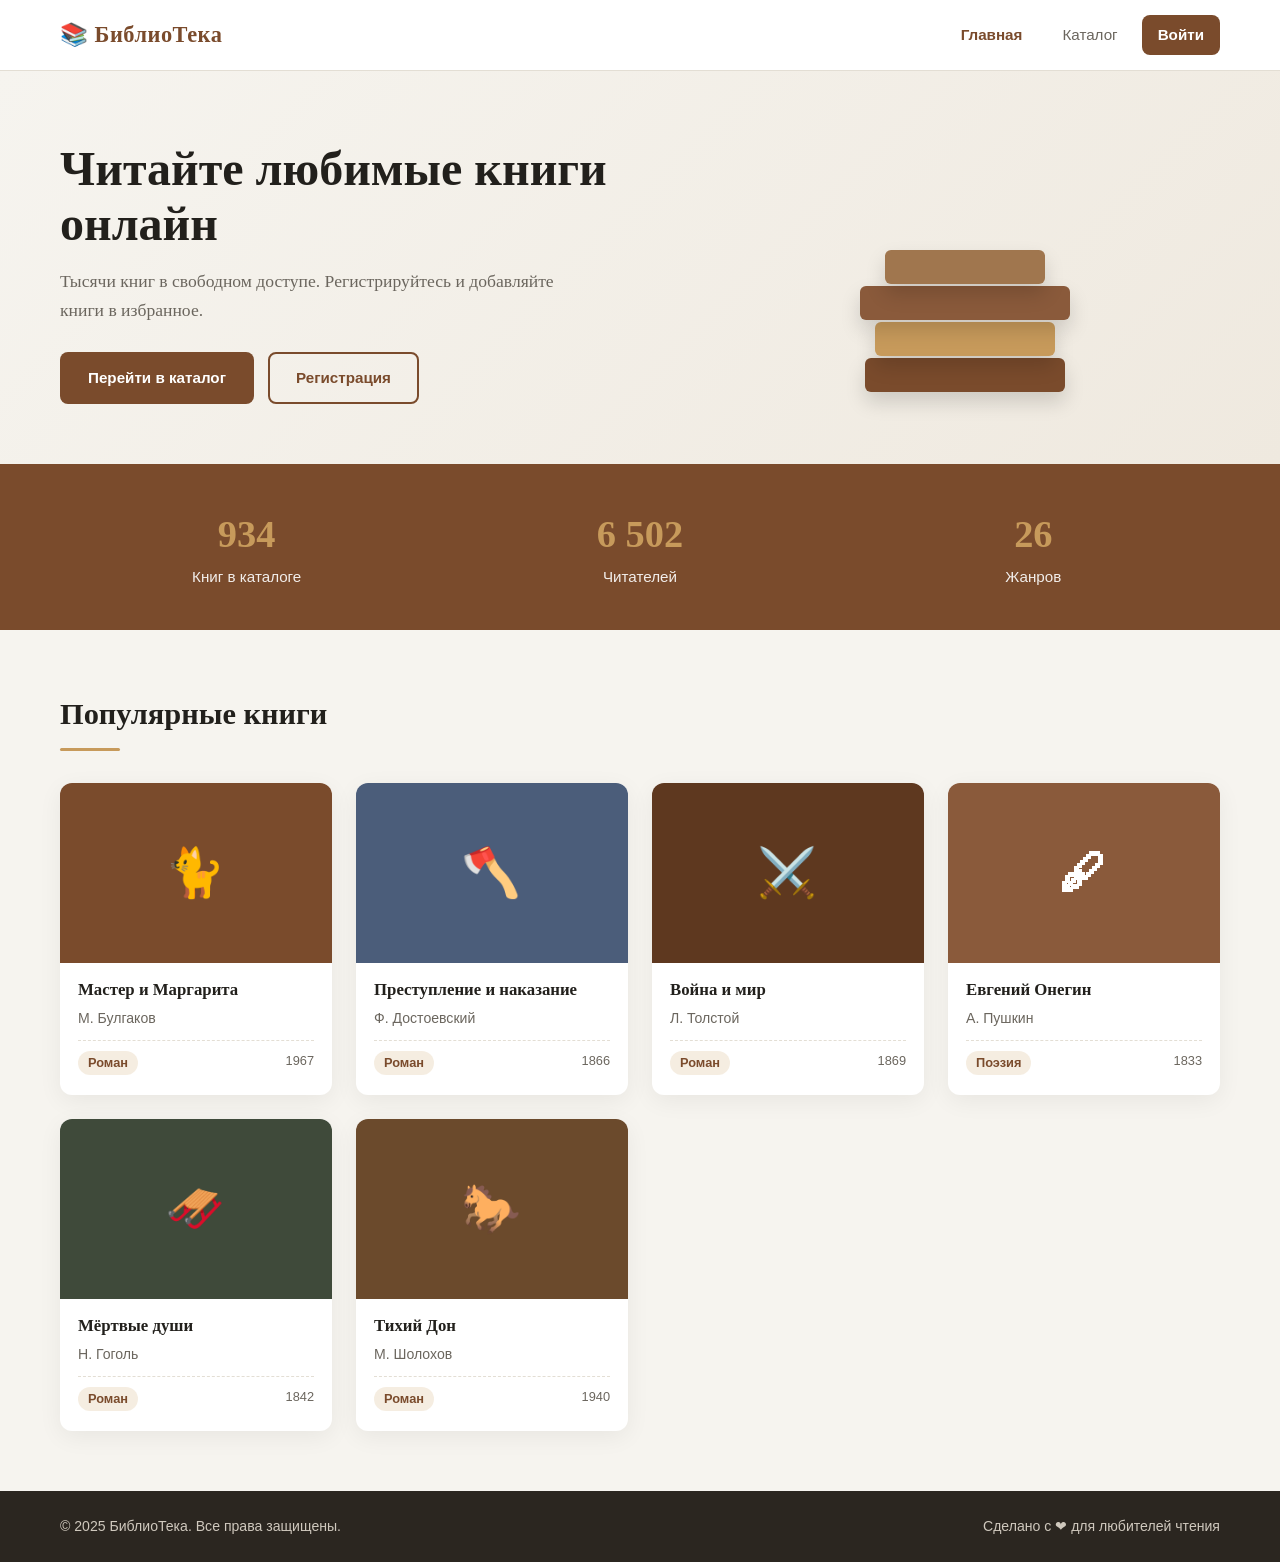
<file: index.html>
<!DOCTYPE html>
<html lang="ru">
<head>
  <meta charset="UTF-8">
  <meta name="viewport" content="width=device-width, initial-scale=1.0">
  <title>Онлайн-библиотека — Главная</title>
  <link rel="stylesheet" href="css/style.css">
</head>
<body>
  <header class="header">
    <div class="container header__inner">
      <a href="index.html" class="logo">📚 БиблиоТека</a>
      <nav class="nav">
        <a href="index.html" class="nav__link nav__link--active">Главная</a>
        <a href="catalog.html" class="nav__link">Каталог</a>
        <a href="auth.html" class="nav__link nav__link--btn">Войти</a>
      </nav>
      <button class="burger" id="burger" aria-label="Меню">
        <span></span><span></span><span></span>
      </button>
    </div>
  </header>

  <main>
    <!-- Hero -->
    <section class="hero">
      <div class="container hero__inner">
        <div class="hero__text">
          <h1 class="hero__title">Читайте любимые книги онлайн</h1>
          <p class="hero__subtitle">
            Тысячи книг в свободном доступе. Регистрируйтесь и добавляйте книги в избранное.
          </p>
          <div class="hero__actions">
            <a href="catalog.html" class="btn btn--primary">Перейти в каталог</a>
            <a href="auth.html" class="btn btn--ghost">Регистрация</a>
          </div>
        </div>
        <div class="hero__image">
          <div class="book-stack">
            <div class="book book--1"></div>
            <div class="book book--2"></div>
            <div class="book book--3"></div>
            <div class="book book--4"></div>
          </div>
        </div>
      </div>
    </section>

    <!-- Статистика -->
    <section class="stats">
      <div class="container stats__grid">
        <div class="stat">
          <div class="stat__num" data-count="1250">0</div>
          <div class="stat__label">Книг в каталоге</div>
        </div>
        <div class="stat">
          <div class="stat__num" data-count="8700">0</div>
          <div class="stat__label">Читателей</div>
        </div>
        <div class="stat">
          <div class="stat__num" data-count="36">0</div>
          <div class="stat__label">Жанров</div>
        </div>
      </div>
    </section>

    <!-- Популярные книги -->
    <section class="section">
      <div class="container">
        <h2 class="section__title">Популярные книги</h2>
        <div class="cards" id="popularBooks"></div>
      </div>
    </section>
  </main>

  <footer class="footer">
    <div class="container footer__inner">
      <p>© 2025 БиблиоТека. Все права защищены.</p>
      <p>Сделано с ❤ для любителей чтения</p>
    </div>
  </footer>

  <script src="js/script.js"></script>
</body>
</html>
</file>
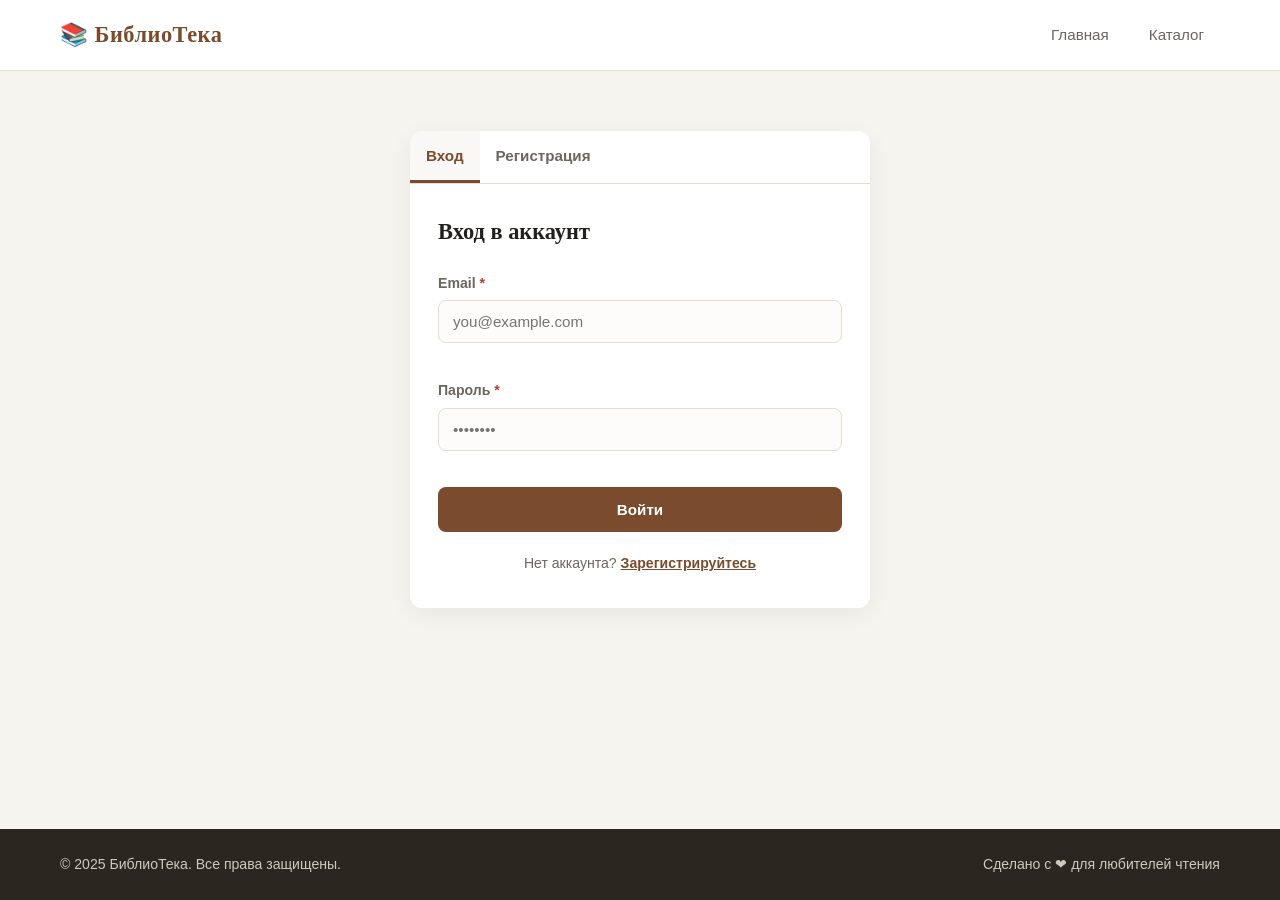
<file: auth.html>
<!DOCTYPE html>
<html lang="ru">
<head>
  <meta charset="UTF-8">
  <meta name="viewport" content="width=device-width, initial-scale=1.0">
  <title>Онлайн-библиотека — Вход</title>
  <link rel="stylesheet" href="css/style.css">
</head>
<body>
  <header class="header">
    <div class="container header__inner">
      <a href="index.html" class="logo">📚 БиблиоТека</a>
      <nav class="nav">
        <a href="index.html" class="nav__link">Главная</a>
        <a href="catalog.html" class="nav__link">Каталог</a>
      </nav>
      <button class="burger" id="burger" aria-label="Меню">
        <span></span><span></span><span></span>
      </button>
    </div>
  </header>

  <main>
    <section class="section auth-section">
      <div class="container">
        <div class="auth-card">
          <div class="auth-tabs">
            <a href="auth.html"><button class="auth-tab auth-tab--active" data-tab="login">Вход</button></a>
            <a href="reg.html"><button class="auth-tab" data-tab="register">Регистрация</button></a>
          </div>

          <!-- Вход -->
          <div class="form" id="loginForm" hidden>
            <h2 class="form__title">Вход в аккаунт</h2>

            <div class="form__alert" id="loginAlert" role="alert" hidden></div>

            <label class="form__field">
              <span>Email <b class="req">*</b></span>
              <input type="email" id="loginEmail" placeholder="you@example.com">
              <small class="form__error"></small>
            </label>

            <label class="form__field">
              <span>Пароль <b class="req">*</b></span>
              <input type="password" id="loginPassword" placeholder="••••••••">
              <small class="form__error"></small>
            </label>

            <button type="button" class="btn btn--primary btn--full" id="loginBtn">Войти</button>
            <p class="form__hint">Нет аккаунта? <a href="#" data-switch="register">Зарегистрируйтесь</a></p>
          </div>
        </div>
      </div>
    </section>
  </main>

  <footer class="footer">
    <div class="container footer__inner">
      <p>© 2025 БиблиоТека. Все права защищены.</p>
      <p>Сделано с ❤ для любителей чтения</p>
    </div>
  </footer>

  <script src="js/script.js"></script>
</body>
</html>
</file>
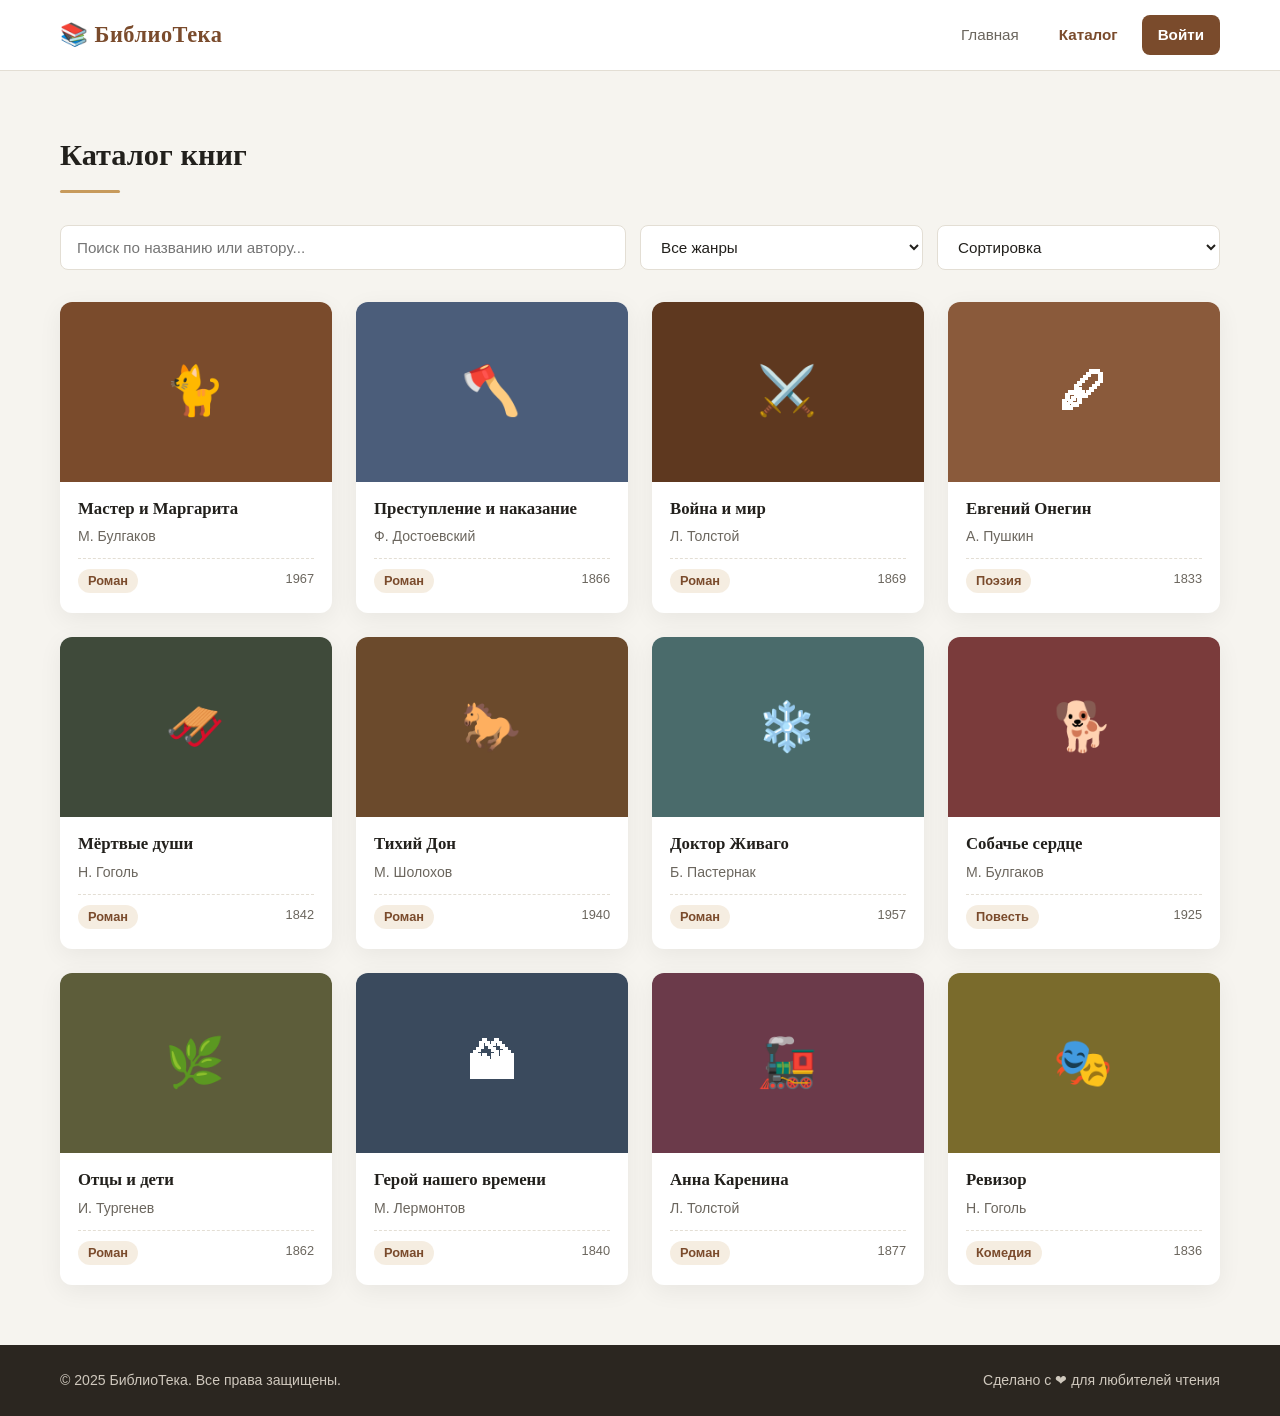
<file: catalog.html>
<!DOCTYPE html>
<html lang="ru">
<head>
  <meta charset="UTF-8">
  <meta name="viewport" content="width=device-width, initial-scale=1.0">
  <title>Онлайн-библиотека — Каталог</title>
  <link rel="stylesheet" href="css/style.css">
</head>
<body>
  <header class="header">
    <div class="container header__inner">
      <a href="index.html" class="logo">📚 БиблиоТека</a>
      <nav class="nav">
        <a href="index.html" class="nav__link">Главная</a>
        <a href="catalog.html" class="nav__link nav__link--active">Каталог</a>
        <a href="auth.html" class="nav__link nav__link--btn" id="authLink">Войти</a>
      </nav>
      <button class="burger" id="burger" aria-label="Меню">
        <span></span><span></span><span></span>
      </button>
    </div>
  </header>

  <main>
    <section class="section">
      <div class="container">
        <h1 class="section__title">Каталог книг</h1>

        <div class="filters">
          <input
            type="text"
            id="searchInput"
            class="filters__search"
            placeholder="Поиск по названию или автору..."
          >
          <select id="genreSelect" class="filters__select">
            <option value="">Все жанры</option>
          </select>
          <select id="sortSelect" class="filters__select">
            <option value="default">Сортировка</option>
            <option value="title">По названию</option>
            <option value="year">По году</option>
          </select>
        </div>

        <div class="cards" id="catalogBooks"></div>
        <p class="empty" id="emptyMsg" hidden>Ничего не найдено 🔍</p>
      </div>
    </section>
  </main>

  <footer class="footer">
    <div class="container footer__inner">
      <p>© 2025 БиблиоТека. Все права защищены.</p>
      <p>Сделано с ❤ для любителей чтения</p>
    </div>
  </footer>

  <script src="js/script.js"></script>
</body>
</html>
</file>
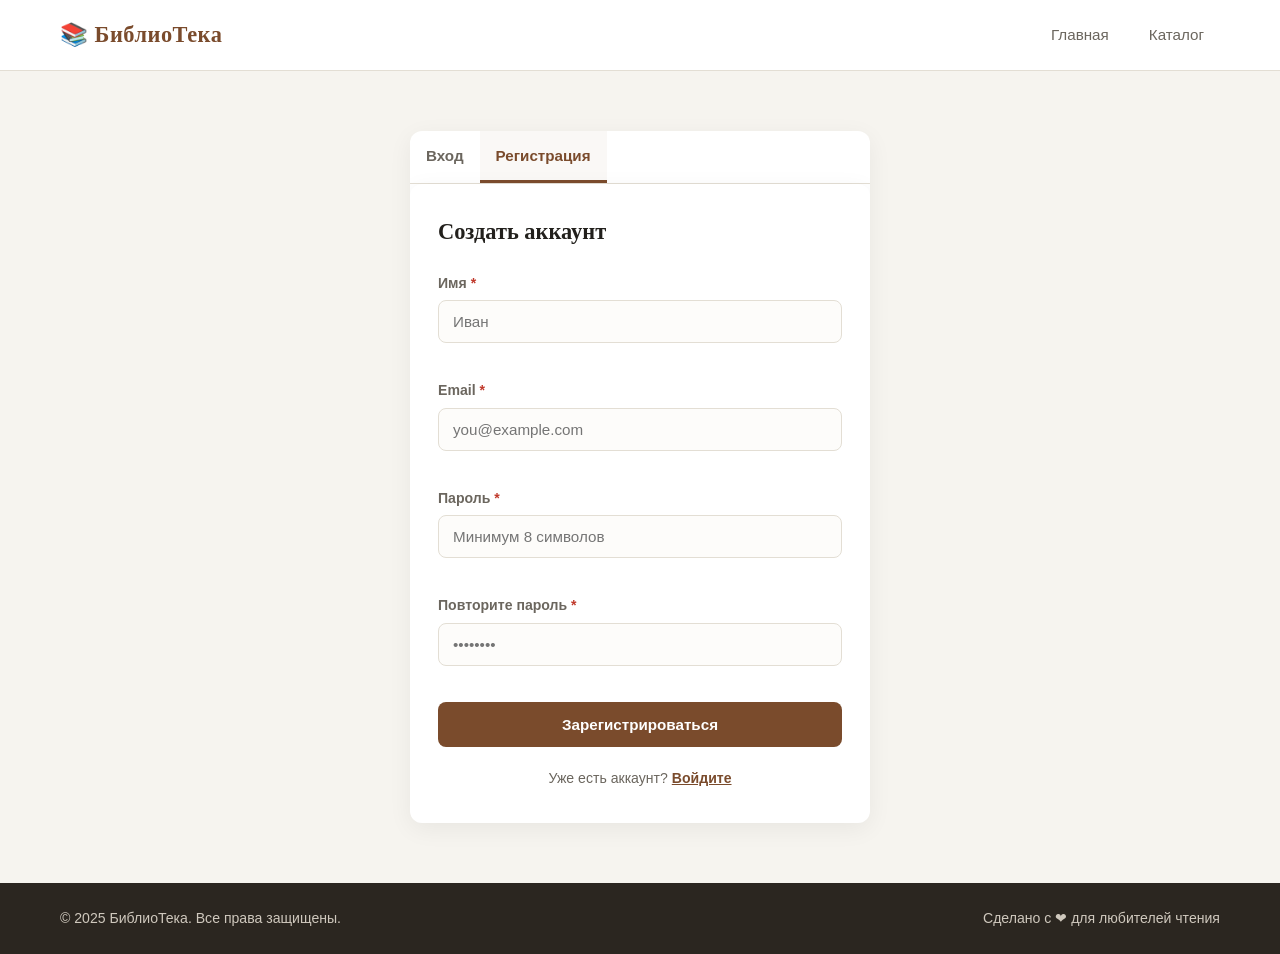
<file: reg.html>
<!DOCTYPE html>
<html lang="ru">
<head>
  <meta charset="UTF-8">
  <meta name="viewport" content="width=device-width, initial-scale=1.0">
  <title>Онлайн-библиотека — Вход</title>
  <link rel="stylesheet" href="css/style.css">
</head>
<body>
  <header class="header">
    <div class="container header__inner">
      <a href="index.html" class="logo">📚 БиблиоТека</a>
      <nav class="nav">
        <a href="index.html" class="nav__link">Главная</a>
        <a href="catalog.html" class="nav__link">Каталог</a>
      </nav>
      <button class="burger" id="burger" aria-label="Меню">
        <span></span><span></span><span></span>
      </button>
    </div>
  </header>

  <main>
    <section class="section auth-section">
      <div class="container">
        <div class="auth-card">
          <div class="auth-tabs">
            <a href="auth.html"><button class="auth-tab" data-tab="login">Вход</button></a>
            <a href="reg.html"><button class="auth-tab auth-tab--active" data-tab="register">Регистрация</button></a>
          </div>

          <div class="auth-card">


  <!-- ==================== РЕГИСТРАЦИЯ ==================== -->
  <div class="form" id="registerForm">
    <h2 class="form__title">Создать аккаунт</h2>

    <div class="form__alert" id="registerAlert" role="alert" hidden></div>

    <label class="form__field">
      <span>Имя <b class="req">*</b></span>
      <input type="text" id="regName" placeholder="Иван">
      <small class="form__error"></small>
    </label>

    <label class="form__field">
      <span>Email <b class="req">*</b></span>
      <input type="email" id="regEmail" placeholder="you@example.com">
      <small class="form__error"></small>
    </label>

    <label class="form__field">
      <span>Пароль <b class="req">*</b></span>
      <input type="password" id="regPassword" placeholder="Минимум 8 символов">
      <small class="form__error"></small>
    </label>

    <label class="form__field">
      <span>Повторите пароль <b class="req">*</b></span>
      <input type="password" id="regConfirm" placeholder="••••••••">
      <small class="form__error"></small>
    </label>

    <button type="button" class="btn btn--primary btn--full" id="registerBtn">Зарегистрироваться</button>
    <p class="form__hint">Уже есть аккаунт? <a href="#" data-switch="login">Войдите</a></p>
  </div>
</div>
        </div>
      </div>
    </section>
  </main>

  <footer class="footer">
    <div class="container footer__inner">
      <p>© 2025 БиблиоТека. Все права защищены.</p>
      <p>Сделано с ❤ для любителей чтения</p>
    </div>
  </footer>

  <script src="js/script.js"></script>
</body>
</html>
</file>
<file: css/style.css>
/* ===== Сброс и переменные ===== */
*,
*::before,
*::after {
  box-sizing: border-box;
  margin: 0;
  padding: 0;
}

:root {
  --color-bg: #f6f4ef;
  --color-surface: #ffffff;
  --color-text: #22201c;
  --color-muted: #6b665e;
  --color-primary: #7a4b2c;
  --color-primary-dark: #5e381f;
  --color-accent: #c79a5b;
  --color-border: #e3ded4;
  --color-error: #c0392b;
  --color-success: #2e7d32;
  --radius: 12px;
  --radius-sm: 8px;
  --shadow: 0 6px 24px rgba(0, 0, 0, 0.06);
  --shadow-hover: 0 12px 32px rgba(0, 0, 0, 0.12);
  --transition: 0.25s ease;
}

html {
  scroll-behavior: smooth;
}

body {
  font-family: 'Georgia', 'Times New Roman', serif;
  background: var(--color-bg);
  color: var(--color-text);
  line-height: 1.6;
  min-height: 100vh;
  display: flex;
  flex-direction: column;
}

main {
  flex: 1;
}

img {
  max-width: 100%;
  display: block;
}

a {
  color: inherit;
  text-decoration: none;
}

button {
  font-family: inherit;
  cursor: pointer;
  border: none;
  background: none;
}

.container {
  width: 100%;
  max-width: 1200px;
  margin: 0 auto;
  padding: 0 20px;
}

/* ===== Шапка ===== */
.header {
  background: var(--color-surface);
  border-bottom: 1px solid var(--color-border);
  position: sticky;
  top: 0;
  z-index: 100;
}

.header__inner {
  display: flex;
  align-items: center;
  justify-content: space-between;
  height: 70px;
  gap: 20px;
}

.logo {
  font-size: 1.4rem;
  font-weight: 700;
  color: var(--color-primary);
  letter-spacing: 0.5px;
}

.nav {
  display: flex;
  align-items: center;
  gap: 8px;
}

.nav__link {
  padding: 8px 16px;
  border-radius: var(--radius-sm);
  font-family: 'Segoe UI', Tahoma, sans-serif;
  font-size: 0.95rem;
  color: var(--color-muted);
  transition: var(--transition);
}

.nav__link:hover {
  color: var(--color-primary);
  background: rgba(122, 75, 44, 0.06);
}

.nav__link--active {
  color: var(--color-primary);
  font-weight: 600;
}

.nav__link--btn {
  background: var(--color-primary);
  color: #fff;
  font-weight: 600;
}

.nav__link--btn:hover {
  background: var(--color-primary-dark);
  color: #fff;
}

/* Бургер */
.burger {
  display: none;
  flex-direction: column;
  gap: 5px;
  padding: 8px;
}

.burger span {
  display: block;
  width: 24px;
  height: 2px;
  background: var(--color-text);
  border-radius: 2px;
  transition: var(--transition);
}

/* ===== Hero ===== */
.hero {
  padding: 70px 0 60px;
  background: linear-gradient(135deg, #f6f4ef 0%, #efe9df 100%);
}

.hero__inner {
  display: grid;
  grid-template-columns: 1.2fr 1fr;
  gap: 40px;
  align-items: center;
}

.hero__title {
  font-size: clamp(2rem, 4vw, 3rem);
  line-height: 1.15;
  margin-bottom: 16px;
  color: var(--color-text);
}

.hero__subtitle {
  font-size: 1.1rem;
  color: var(--color-muted);
  margin-bottom: 28px;
  max-width: 520px;
}

.hero__actions {
  display: flex;
  gap: 14px;
  flex-wrap: wrap;
}

/* Кнопки */
.btn {
  display: inline-flex;
  align-items: center;
  justify-content: center;
  padding: 12px 26px;
  border-radius: var(--radius-sm);
  font-family: 'Segoe UI', Tahoma, sans-serif;
  font-size: 0.95rem;
  font-weight: 600;
  transition: var(--transition);
  border: 2px solid transparent;
}

.btn--primary {
  background: var(--color-primary);
  color: #fff;
}

.btn--primary:hover {
  background: var(--color-primary-dark);
  transform: translateY(-2px);
  box-shadow: var(--shadow-hover);
}

.btn--ghost {
  border-color: var(--color-primary);
  color: var(--color-primary);
  background: transparent;
}

.btn--ghost:hover {
  background: var(--color-primary);
  color: #fff;
}

.btn--full {
  width: 100%;
}

/* Книжная полка (CSS-иллюстрация) */
.hero__image {
  display: flex;
  justify-content: center;
  align-items: center;
  min-height: 260px;
}

.book-stack {
  position: relative;
  width: 260px;
  height: 240px;
}

.book {
  position: absolute;
  left: 50%;
  transform: translateX(-50%);
  border-radius: 6px;
  box-shadow: 0 10px 20px rgba(0, 0, 0, 0.15);
  transition: var(--transition);
}

.book--1 { bottom: 0;   width: 200px; height: 34px; background: #7a4b2c; }
.book--2 { bottom: 36px; width: 180px; height: 34px; background: #c79a5b; }
.book--3 { bottom: 72px; width: 210px; height: 34px; background: #8a5a3b; }
.book--4 { bottom: 108px; width: 160px; height: 34px; background: #a0764e; }

.book-stack:hover .book { transform: translateX(-50%) translateY(-6px); }
.book-stack:hover .book--2 { transform: translateX(-50%) translateY(-10px); }
.book-stack:hover .book--3 { transform: translateX(-50%) translateY(-14px); }
.book-stack:hover .book--4 { transform: translateX(-50%) translateY(-18px); }

/* ===== Статистика ===== */
.stats {
  background: var(--color-primary);
  color: #fff;
  padding: 40px 0;
}

.stats__grid {
  display: grid;
  grid-template-columns: repeat(3, 1fr);
  gap: 20px;
  text-align: center;
}

.stat__num {
  font-size: 2.4rem;
  font-weight: 700;
  color: var(--color-accent);
}

.stat__label {
  font-family: 'Segoe UI', Tahoma, sans-serif;
  font-size: 0.95rem;
  opacity: 0.9;
}

/* ===== Секции ===== */
.section {
  padding: 60px 0;
}

.section__title {
  font-size: 1.9rem;
  margin-bottom: 32px;
  color: var(--color-text);
  position: relative;
  display: inline-block;
}

.section__title::after {
  content: '';
  display: block;
  width: 60px;
  height: 3px;
  background: var(--color-accent);
  margin-top: 10px;
  border-radius: 2px;
}

/* ===== Карточки книг ===== */
.cards {
  display: grid;
  grid-template-columns: repeat(auto-fill, minmax(220px, 1fr));
  gap: 24px;
}

.card {
  background: var(--color-surface);
  border-radius: var(--radius);
  overflow: hidden;
  box-shadow: var(--shadow);
  transition: var(--transition);
  display: flex;
  flex-direction: column;
}

.card:hover {
  transform: translateY(-6px);
  box-shadow: var(--shadow-hover);
}

.card__cover {
  height: 180px;
  display: flex;
  align-items: center;
  justify-content: center;
  font-size: 3rem;
  color: #fff;
  font-weight: 700;
  letter-spacing: 2px;
}

.card__body {
  padding: 16px 18px 20px;
  display: flex;
  flex-direction: column;
  flex: 1;
}

.card__title {
  font-size: 1.05rem;
  margin-bottom: 6px;
  line-height: 1.3;
}

.card__author {
  font-family: 'Segoe UI', Tahoma, sans-serif;
  font-size: 0.88rem;
  color: var(--color-muted);
  margin-bottom: 10px;
}

.card__meta {
  display: flex;
  justify-content: space-between;
  font-family: 'Segoe UI', Tahoma, sans-serif;
  font-size: 0.8rem;
  color: var(--color-muted);
  margin-top: auto;
  padding-top: 10px;
  border-top: 1px dashed var(--color-border);
}

.card__genre {
  background: rgba(199, 154, 91, 0.18);
  color: var(--color-primary);
  padding: 2px 10px;
  border-radius: 20px;
  font-weight: 600;
}

/* ===== Фильтры ===== */
.filters {
  display: grid;
  grid-template-columns: 2fr 1fr 1fr;
  gap: 14px;
  margin-bottom: 32px;
}

.filters__search,
.filters__select {
  padding: 12px 16px;
  border: 1px solid var(--color-border);
  border-radius: var(--radius-sm);
  background: var(--color-surface);
  font-family: 'Segoe UI', Tahoma, sans-serif;
  font-size: 0.95rem;
  color: var(--color-text);
  transition: var(--transition);
  outline: none;
  width: 100%;
}

.filters__search:focus,
.filters__select:focus {
  border-color: var(--color-primary);
  box-shadow: 0 0 0 3px rgba(122, 75, 44, 0.12);
}

.empty {
  text-align: center;
  padding: 40px;
  color: var(--color-muted);
  font-size: 1.1rem;
}

/* ===== Форма (auth) ===== */
.auth-section {
  display: flex;
  justify-content: center;
}

.auth-card {
  max-width: 460px;
  margin: 0 auto;
  background: var(--color-surface);
  border-radius: var(--radius);
  box-shadow: var(--shadow);
  overflow: hidden;
}

.auth-tabs {
  display: flex;
  border-bottom: 1px solid var(--color-border);
}

.auth-tab {
  flex: 1;
  padding: 16px;
  font-family: 'Segoe UI', Tahoma, sans-serif;
  font-size: 0.95rem;
  font-weight: 600;
  color: var(--color-muted);
  transition: var(--transition);
  border-bottom: 3px solid transparent;
}

.auth-tab:hover {
  background: rgba(122, 75, 44, 0.04);
}

.auth-tab--active {
  color: var(--color-primary);
  border-bottom-color: var(--color-primary);
  background: rgba(122, 75, 44, 0.04);
}

.form {
  padding: 30px 28px 34px;
  display: flex;
  flex-direction: column;
  gap: 16px;
}

.form__title {
  font-size: 1.4rem;
  margin-bottom: 6px;
}

.form__field {
  display: flex;
  flex-direction: column;
  gap: 6px;
}

.form__field span {
  font-family: 'Segoe UI', Tahoma, sans-serif;
  font-size: 0.88rem;
  font-weight: 600;
  color: var(--color-muted);
}

.form__field input {
  padding: 12px 14px;
  border: 1px solid var(--color-border);
  border-radius: var(--radius-sm);
  font-family: 'Segoe UI', Tahoma, sans-serif;
  font-size: 0.95rem;
  outline: none;
  transition: var(--transition);
  background: #fdfcfa;
}

.form__field input:focus {
  border-color: var(--color-primary);
  box-shadow: 0 0 0 3px rgba(122, 75, 44, 0.12);
}

.form__field input.input--error {
  border-color: var(--color-error);
}

.form__error {
  font-family: 'Segoe UI', Tahoma, sans-serif;
  font-size: 0.8rem;
  color: var(--color-error);
  min-height: 14px;
}

.form__hint {
  font-family: 'Segoe UI', Tahoma, sans-serif;
  font-size: 0.88rem;
  color: var(--color-muted);
  text-align: center;
  margin-top: 4px;
}

.form__hint a {
  color: var(--color-primary);
  font-weight: 600;
  text-decoration: underline;
}

.form__success {
  font-family: 'Segoe UI', Tahoma, sans-serif;
  font-size: 0.9rem;
  color: var(--color-success);
  text-align: center;
  padding: 8px;
  background: rgba(46, 125, 50, 0.08);
  border-radius: var(--radius-sm);
}

/* ===== Подвал ===== */
.footer {
  background: #2b2620;
  color: #cfc8bd;
  padding: 24px 0;
  margin-top: auto;
}

.footer__inner {
  display: flex;
  justify-content: space-between;
  gap: 12px;
  flex-wrap: wrap;
  font-family: 'Segoe UI', Tahoma, sans-serif;
  font-size: 0.88rem;
}

/* ===== Адаптив ===== */
@media (max-width: 900px) {
  .hero__inner {
    grid-template-columns: 1fr;
    text-align: center;
  }

  .hero__subtitle {
    margin-left: auto;
    margin-right: auto;
  }

  .hero__actions {
    justify-content: center;
  }

  .filters {
    grid-template-columns: 1fr 1fr;
  }

  .filters__search {
    grid-column: 1 / -1;
  }
}

@media (max-width: 700px) {
  .nav {
    position: absolute;
    top: 70px;
    left: 0;
    right: 0;
    background: var(--color-surface);
    flex-direction: column;
    align-items: stretch;
    padding: 12px;
    gap: 4px;
    border-bottom: 1px solid var(--color-border);
    box-shadow: var(--shadow);
    transform: translateY(-120%);
    opacity: 0;
    pointer-events: none;
    transition: var(--transition);
  }

  .nav--open {
    transform: translateY(0);
    opacity: 1;
    pointer-events: auto;
  }

  .burger {
    display: flex;
  }

  .stats__grid {
    grid-template-columns: 1fr;
    gap: 24px;
  }

  .filters {
    grid-template-columns: 1fr;
  }

  .footer__inner {
    flex-direction: column;
    text-align: center;
  }
}

/* Обязательное поле — звёздочка */
.req {
  color: var(--color-error);
  font-weight: 700;
}

/* Общая плашка сообщений формы */
.form__alert {
  font-family: 'Segoe UI', Tahoma, sans-serif;
  font-size: 0.9rem;
  padding: 12px 14px;
  border-radius: var(--radius-sm);
  line-height: 1.4;
}

.form__alert--error {
  background: rgba(192, 57, 43, 0.08);
  border: 1px solid rgba(192, 57, 43, 0.3);
  color: var(--color-error);
}

.form__alert--success {
  background: rgba(46, 125, 50, 0.08);
  border: 1px solid rgba(46, 125, 50, 0.3);
  color: var(--color-success);
}

/* Поле с ошибкой */
.form__field input.input--error {
  border-color: var(--color-error);
  background: rgba(192, 57, 43, 0.04);
}

.form__field input.input--error:focus {
  box-shadow: 0 0 0 3px rgba(192, 57, 43, 0.15);
}

/* Поле без ошибки (после исправления) */
.form__field input.input--valid {
  border-color: var(--color-success);
}
</file>
